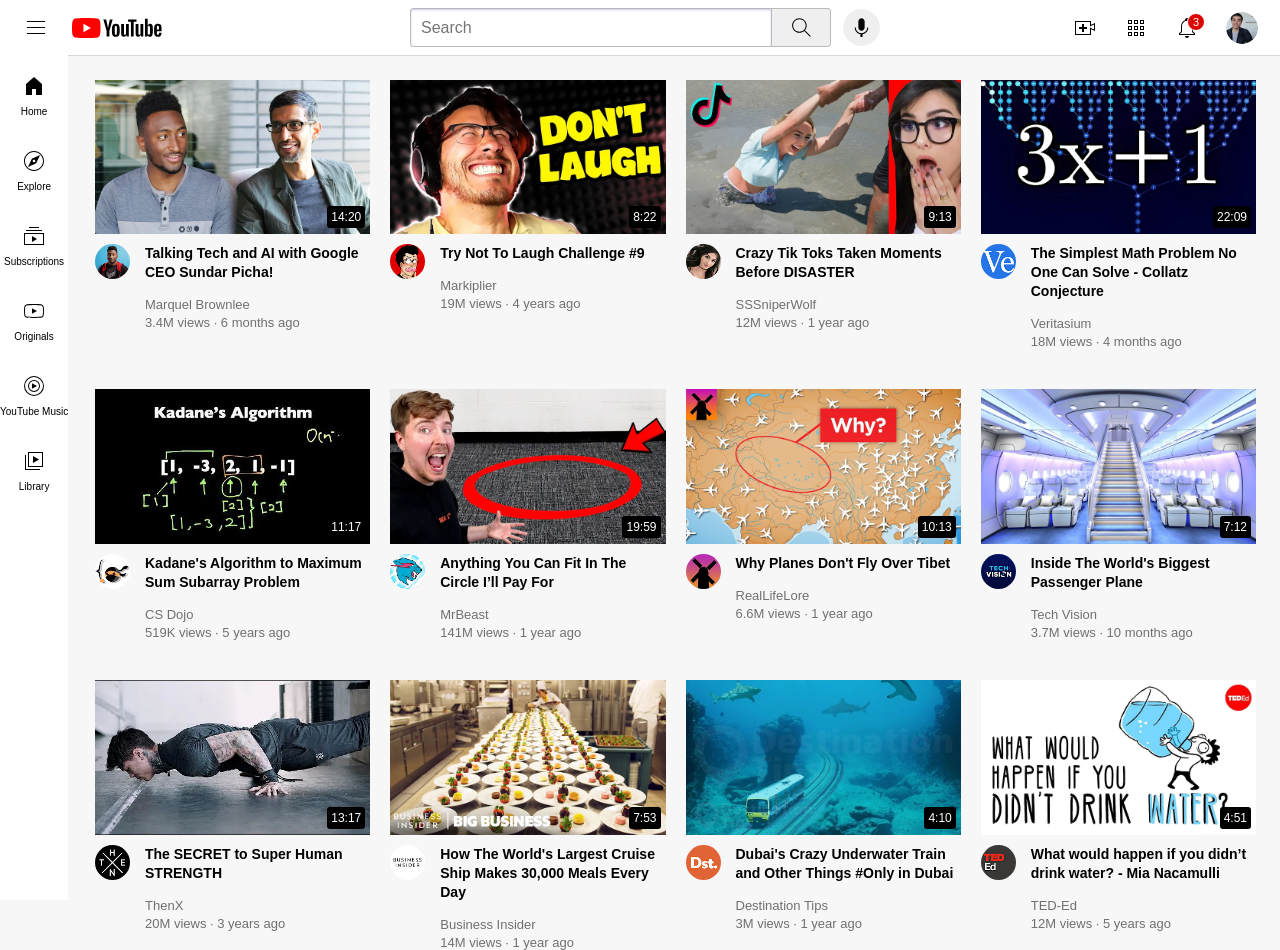
<file: index.html>
<!DOCTYPE html>
<html>
  <head>
    <title>YouTube Clone</title>

    <link rel="preconnect" href="https://fonts.googleapis.com">
    <link rel="preconnect" href="https://fonts.gstatic.com" crossorigin>
    <link href="https://fonts.googleapis.com/css2?family=Roboto+Mono:ital,wght@0,100..700;1,100..700&display=swap" rel="stylesheet">

    <link rel="stylesheet" href="styles/general.css">
    <link rel="stylesheet" href="styles/header.css">
    <link rel="stylesheet" href="styles/video.css">
    <link rel="stylesheet" href="styles/Sidebar.css">

    <meta charset="UTF-8">
    <!-- Make sure this line is present -->
    <meta name="viewport" content="width=device-width, initial-scale=1.0">
  </head>

  <body>
    <header class="header-div">
      <div class="left-section-div">
        <img class="menu" src="Icon/hamburger-menu.svg"> 
        <img class="youtube-logo" src="Icon/youtube-logo.svg">
      </div>

      <div class="middle-section-div">
        <input class="search-bar" type="text" placeholder="Search">

        <button class="search-btn">
          <img class="search" src="Icon/search.svg">
          <div class="tooltip">Search</div>
        </button>
        
        <button class="voice-search-btn">
          <img class="voice-search" src="Icon/voice-search-icon.svg">
          <div class="tooltip">Search with your voice</div>
        </button>
      </div>

      <div class="right-section-div">
        <div class="create-div">
          <img class="upload" src="Icon/upload.svg">
          <div class="tooltip">Create</div>
        </div>

        <div class="youtube-apps-div">
          <img class="youtube-apps" src="Icon/youtube-apps.svg">
          <div class="tooltip">YouTube apps</div>
        </div>

        <div class="notification-div">
          <img class="notifications" src="Icon/notifications.svg">
          <div class="notification-num">3</div>
          <div class="tooltip">Notifications</div>
        </div>

        <img class="my-channel" src="channel-pictures/my-channel.jpeg">
      </div>
    </header>

    <nav class="sidebar">
      <div class="icon-div">
        <img src="Icon/home.svg">
        Home
      </div>
      <div class="icon-div">
        <img src="Icon/explore.svg">
        Explore
      </div>
      <div class="icon-div">
        <img src="Icon/subscriptions.svg">
        Subscriptions
      </div>
      <div class="icon-div">
        <img src="Icon/originals.svg">
        Originals
      </div>
      <div class="icon-div">
        <img src="Icon/youtube-music.svg">
        YouTube Music
      </div>
      <div class="icon-div">
        <img src="Icon/library.svg">
        Library
      </div>
    </nav>
    
    <main>
      <div class="video-grid">
        <div class="video-preview">
          <div class="video-picture">
            <a href="https://www.youtube.com/watch?v=n2RNcPRtAiY">
              <img  class="thumbnail" src="thumbnails/thumbnail-1.webp">
            <div class="video-time">14:20</div>
            </a>
          </div>

          <div class="video-info-grid">
            
            <div class="channel-picture">
              <a href="https://www.youtube.com/c/mkbhd">
                <img class="profile-picture" src="channel-pictures/channel-1 profile pic.jpeg">
              </a>
              <div class="profile-tooltip">
                <div class="profile-picture-tooltip">
                  <img src="channel-pictures/channel-1 profile pic.jpeg">
                </div>
                <div class="stats-tooltip">
                  <p class="name-tooltip">
                  Marquel Brownlee
                  </p>
                  <p class="subs-tooltip">
                    1.5M subscribers
                  </p>
                </div>
              </div>
              
            </div>

            <div class="video-info">
              <a href="
                https://www.youtube.com/watch?v=n2RNcPRtAiY">
                <p class="video-title">
                  Talking Tech and AI with Google CEO Sundar Picha!
                </p>
              </a>
              
              <a href="https://www.youtube.com/c/mkbhd">
                <p class="video-author">
                  Marquel Brownlee
                </p>
              </a>

              <p class="video-stats">
                3.4M views &#183; 6 months ago
              </p>
            </div>
          </div>
        </div>

        <div class="video-preview">
          <div class="video-picture">
            <a href="
              https://www.youtube.com/watch?v=mP0RAo9SKZk">
              <img  class="thumbnail" src="thumbnails/thumbnail-2.webp">
              <div class="video-time">8:22</div>
            </a>
            
          </div>

          <div class="video-info-grid">
            <div class="channel-picture">
              <a href="
                https://www.youtube.com/c/markiplier">
                <img class="profile-picture" src="channel-pictures/channel-2.jpeg">
              </a>
              <div class="profile-tooltip">
                  <div class="profile-picture-tooltip">
                    <img src="channel-pictures/channel-2.jpeg">
                  </div>
                  <div class="stats-tooltip">
                    <p class="name-tooltip">
                      Markiplier
                    </p>
                    <p class="subs-tooltip">
                      1.5M subscribers
                    </p>
                </div>
                </div>
            </div>

            <div class="video-info">
              <a href="
                https://www.youtube.com/watch?v=mP0RAo9SKZk">
                <p class="video-title">
                Try Not To Laugh Challenge #9
                </p>
              </a>
              
              <a href="
                https://www.youtube.com/c/markiplier">
                <p class="video-author">
                Markiplier 
                </p>
              </a>

              <p class="video-stats">
                19M views &#183; 4 years ago
              </p>
            </div>
          </div>  
        </div>

        <div class="video-preview">
          <div class="video-picture">
            <a href="https://www.youtube.com/watch?v=FgjPQQeTh1w">
              <img  class="thumbnail" src="thumbnails/thumbnail-3.webp">
            <div class="video-time">9:13</div>
            </a>
            
          </div>

          <div class="video-info-grid">
            <div class="channel-picture">
              <a href="
                https://www.youtube.com/user/SSSniperWolf">
                <img class="profile-picture" src="channel-pictures/channel-3.jpeg">
              </a>
              
              <div class="profile-tooltip">
                  <div class="profile-picture-tooltip">
                    <img src="channel-pictures/channel-3.jpeg">
                  </div>
                  <div class="stats-tooltip">
                    <p class="name-tooltip">
                      SSSniperWolf
                    </p>
                    <p class="subs-tooltip">
                      1.5M subscribers
                    </p>
                </div>
                </div>
            </div>

            <div class="video-info">
              <a href="
                https://www.youtube.com/watch?v=FgjPQQeTh1w">
                <p class="video-title">
                Crazy Tik Toks Taken Moments Before DISASTER
                </p>
              </a>

              <a href="
                https://www.youtube.com/user/SSSniperWolf">
                <p class="video-author">
                SSSniperWolf
                </p>
              </a>            

              <p class="video-stats">
                12M views &#183; 1 year ago
              </p>
            </div>
          </div>
        </div>

        <div class="video-preview">
          <div class="video-picture">
            <a href="
              https://www.youtube.com/watch?v=094y1Z2wpJg">
              <img  class="thumbnail" src="thumbnails/thumbnail-4.webp">
              <div class="video-time">22:09</div>
            </a>
            
          </div>

          <div class="video-info-grid">
            <div class="channel-picture">
              <img class="profile-picture" src="channel-pictures/channel-4.jpeg">
              <div class="profile-tooltip">
                  <div class="profile-picture-tooltip">
                    <img src="channel-pictures/channel-4.jpeg">
                  </div>
                  <div class="stats-tooltip">
                    <p class="name-tooltip">
                      Veritasium
                    </p>
                    <p class="subs-tooltip">
                      1.5M subscribers
                    </p>
                </div>
                </div>
            </div>

            <div class="video-info">
              <a href="
                https://www.youtube.com/watch?v=094y1Z2wpJg">
                <p class="video-title">        
                  The Simplest Math Problem No One Can Solve - Collatz Conjecture
                </p>
              </a>
              
              <a href="
                https://www.youtube.com/c/veritasium">
                <p class="video-author">
                Veritasium 
                </p>
              </a>            

              <p class="video-stats">
                18M views &#183; 4 months ago
              </p>
            </div>
          </div>  
        </div>   
        
        <div class="video-preview">
          <div class="video-picture">
            <a href="
              https://www.youtube.com/watch?v=86CQq3pKSUw">
              <img  class="thumbnail" src="thumbnails/thumbnail-5.webp">
              <div class="video-time">11:17</div>
            </a>
            
          </div>

          <div class="video-info-grid">
            <div class="channel-picture">
              <a href="
                https://www.youtube.com/c/CSDojo">
                <img class="profile-picture" src="channel-pictures/channel-5.jpeg">
              </a>
              
              <div class="profile-tooltip">
                  <div class="profile-picture-tooltip">
                    <img src="channel-pictures/channel-5.jpeg">
                  </div>
                  <div class="stats-tooltip">
                    <p class="name-tooltip">
                      CS Dojo
                    </p>
                    <p class="subs-tooltip">
                      1.5M subscribers
                    </p>
                </div>
                </div>
            </div>

            <div class="video-info">
              <a href="
                https://www.youtube.com/watch?v=86CQq3pKSUw">
                <p class="video-title">
                  Kadane's Algorithm to Maximum Sum Subarray Problem
                </p>
              </a>
              
              <a href="
                https://www.youtube.com/c/CSDojo">
                <p class="video-author">
                  CS Dojo
                </p>
              </a>

              

              <p class="video-stats">
                519K views &#183; 5 years ago
              </p>
            </div>
          </div>
        </div>

        <div class="video-preview">
          <div class="video-picture">
            <a href="
              https://www.youtube.com/watch?v=yXWw0_UfSFg">
              <img  class="thumbnail" src="thumbnails/thumbnail-6.webp">
              <div class="video-time">19:59</div>
            </a>
            
          </div>

          <div class="video-info-grid">
            <div class="channel-picture">
              <a href="
                https://www.youtube.com/channel/UCX6OQ3DkcsbYNE6H8uQQuVA">
                <img class="profile-picture" src="channel-pictures/channel-6.jpeg">
              </a>
              
              <div class="profile-tooltip">
                  <div class="profile-picture-tooltip">
                    <img src="channel-pictures/channel-6.jpeg">
                  </div>
                  <div class="stats-tooltip">
                    <p class="name-tooltip">
                      MrBeast
                    </p>
                    <p class="subs-tooltip">
                      1.5M subscribers
                    </p>
                </div>
                </div>
            </div>

            <div class="video-info">
              <a href="
                https://www.youtube.com/watch?v=yXWw0_UfSFg">
                <p class="video-title">
                Anything You Can Fit In The Circle I’ll Pay For
                </p>
              </a>
              
              <a href="
                https://www.youtube.com/channel/UCX6OQ3DkcsbYNE6H8uQQuVA">
                <p class="video-author">
                  MrBeast
                </p>
              </a>
              

              <p class="video-stats">
                141M views &#183; 1 year ago
              </p>
            </div>
          </div>  
        </div>

        <div class="video-preview">
          <div class="video-picture">
            <a href="
              https://www.youtube.com/watch?v=fNVa1qMbF9Y">
              <img  class="thumbnail" src="thumbnails/thumbnail-7.webp">
              <div class="video-time">10:13</div>
            </a>          
          </div>

          <div class="video-info-grid">
            <div class="channel-picture">
              <a href="
                https://www.youtube.com/channel/UCP5tjEmvPItGyLhmjdwP7Ww">
                <img class="profile-picture" src="channel-pictures/channel-7.jpeg">
              </a>
              
              <div class="profile-tooltip">
                  <div class="profile-picture-tooltip">
                    <img src="channel-pictures/channel-7.jpeg">
                  </div>
                  <div class="stats-tooltip">
                    <p class="name-tooltip">
                      RealLifeLore
                    </p>
                    <p class="subs-tooltip">
                      1.5M subscribers
                    </p>
                </div>
                </div>
            </div>

            <div class="video-info">
              <a href="
                https://www.youtube.com/watch?v=fNVa1qMbF9Y">
                <p class="video-title">
                Why Planes Don't Fly Over Tibet
                </p>
              </a>
              
              <a href="
                https://www.youtube.com/channel/UCP5tjEmvPItGyLhmjdwP7Ww">
                <p class="video-author">
                RealLifeLore
                </p>
              </a>           

              <p class="video-stats">
                6.6M views &#183; 1 year ago
              </p>
            </div>
          </div>  
        </div>
        
        <div class="video-preview">
          <div class="video-picture">
            <a href="
              https://www.youtube.com/watch?v=lFm4EM1juls">
              <img  class="thumbnail" src="thumbnails/thumbnail-8.webp">
              <div class="video-time">7:12</div>
            </a>
            
          </div>

          <div class="video-info-grid">
            <div class="channel-picture">
              <img class="profile-picture" src="channel-pictures/channel-8.jpeg">
              <div class="profile-tooltip">
                  <div class="profile-picture-tooltip">
                    <img src="channel-pictures/channel-8.jpeg">
                  </div>
                  <div class="stats-tooltip">
                    <p class="name-tooltip">
                      Tech Vision
                    </p>
                    <p class="subs-tooltip">
                      1.5M subscribers
                    </p>
                </div>
                </div>
            </div>

            <div class="video-info">
              <a href="
                https://www.youtube.com/watch?v=lFm4EM1juls">
                <p class="video-title">
                Inside The World's Biggest Passenger Plane
                </p>
              </a>
              
              <a href="
                https://www.youtube.com/channel/UCHAK6CyegY22Zj2GWrcaIxg">
                <p class="video-author">
                Tech Vision
                </p>
              </a>            

              <p class="video-stats">
                3.7M views &#183; 10 months ago
              </p>
            </div>
          </div>  
        </div>

        <div class="video-preview">
          <div class="video-picture">
            <a href="
              https://www.youtube.com/watch?v=ixmxOlcrlUc">
              <img  class="thumbnail" src="thumbnails/thumbnail-9.webp">
              <div class="video-time">13:17</div>
            </a>
            
          </div>

          <div class="video-info-grid">
            <div class="channel-picture">
              <a href="
                https://www.youtube.com/c/OFFICIALTHENXSTUDIOS">
                <img class="profile-picture" src="channel-pictures/channel-9.jpeg">
              </a>
              
              <div class="profile-tooltip">
                  <div class="profile-picture-tooltip">
                    <img src="channel-pictures/channel-9.jpeg">
                  </div>
                  <div class="stats-tooltip">
                    <p class="name-tooltip">
                      ThenX
                    </p>
                    <p class="subs-tooltip">
                      1.5M subscribers
                    </p>
                </div>
                </div>
            </div>

            <div class="video-info">
              <a href="
                https://www.youtube.com/watch?v=ixmxOlcrlUc">
                <p class="video-title">
                The SECRET to Super Human STRENGTH
                </p>
              </a>
              
              <a href="
                https://www.youtube.com/c/OFFICIALTHENXSTUDIOS">
                <p class="video-author">
                ThenX
                </p>
              </a>            

              <p class="video-stats">
                20M views &#183; 3 years ago
              </p>
            </div>
          </div>  
        </div>

        <div class="video-preview">
          <div class="video-picture">
            <a href="
              https://www.youtube.com/watch?v=R2vXbFp5C9o">
              <img  class="thumbnail" src="thumbnails/thumbnail-10.webp">
              <div class="video-time">7:53</div>
            </a>          
          </div>

          <div class="video-info-grid">
            <div class="channel-picture">
              <a href="
                https://www.youtube.com/user/businessinsider">
                <img class="profile-picture" src="channel-pictures/channel-10.jpeg">
              </a>
              
              <div class="profile-tooltip">
                  <div class="profile-picture-tooltip">
                    <img src="channel-pictures/channel-10.jpeg">
                  </div>
                  <div class="stats-tooltip">
                    <p class="name-tooltip">
                      Business Insider
                    </p>
                    <p class="subs-tooltip">
                      1.5M subscribers
                    </p>
                </div>
                </div>
            </div>

            <div class="video-info">
              <a href="https://www.youtube.com/watch?v=R2vXbFp5C9o">
                <p class="video-title">
                How The World's Largest Cruise Ship Makes 30,000 Meals Every Day
                </p>
              </a>    
              
              <a href="
                https://www.youtube.com/user/businessinsider">
                <p class="video-author">
                Business Insider
                </p>
              </a>

              

              <p class="video-stats">
                14M views &#183; 1 year ago
              </p>
            </div>
          </div>  
        </div>

        <div class="video-preview">
          <div class="video-picture">
            <a href="
              https://www.youtube.com/watch?v=0nZuYyXET3s">
              <img  class="thumbnail" src="thumbnails/thumbnail-11.webp">
              <div class="video-time">4:10</div>
            </a>
            
          </div>

          <div class="video-info-grid">
            <div class="channel-picture">
              <a href="
                https://www.youtube.com/c/Destinationtips">
                <img class="profile-picture" src="channel-pictures/channel-11.jpeg">
              </a>
              
              <div class="profile-tooltip">
                <div class="profile-picture-tooltip">
                  <img src="channel-pictures/channel-11.jpeg">
                </div>
                <div class="stats-tooltip">
                  <p class="name-tooltip">
                    Destination Tips
                  </p>
                  <p class="subs-tooltip">
                    1.5M subscribers
                  </p>
                </div>
              </div>
            </div>

            <div class="video-info">
              <a href="
                https://www.youtube.com/watch?v=0nZuYyXET3s">
                <p class="video-title">
                Dubai's Crazy Underwater Train and Other Things #Only in Dubai
                </p>
              </a>

              <a href="https://www.youtube.com/c/Destinationtips">
                <p class="video-author">
                Destination Tips
                </p>
              </a>

              

              <p class="video-stats">
                3M views &#183; 1 year ago
              </p>
            </div>
          </div>  
        </div>

        <div class="video-preview">
        <div class="video-picture">
          <a href="
            https://www.youtube.com/watch?v=9iMGFqMmUFs">
            <img  class="thumbnail" src="thumbnails/thumbnail-12.webp">
            <div class="video-time">4:51</div>
          </a>
          
        </div>

        <div class="video-info-grid">
          <div class="channel-picture">
            <a href="https://www.youtube.com/teded">
              <img class="profile-picture" src="channel-pictures/channel-12.jpeg">
            </a>            
            <div class="profile-tooltip">
                <div class="profile-picture-tooltip">
                  <img src="channel-pictures/channel-12.jpeg">
                </div>
                <div class="stats-tooltip">
                  <p class="name-tooltip">
                    TED-Ed
                  </p>
                  <p class="subs-tooltip">
                    1.5M subscribers
                  </p>
               </div>
              </div>
          </div>

          <div class="video-info">
            <a href="
              https://www.youtube.com/watch?v=9iMGFqMmUFs">
              <p class="video-title">
              What would happen if you didn’t drink water? - Mia Nacamulli
              </p>
            </a>

            <a href="https://www.youtube.com/teded">
              <p class="video-author">
                TED-Ed
              </p>
            </a>

            <p class="video-stats">
              12M views &#183; 5 years ago
            </p>
          </div>
        </div>  
        </div>
      </div>
    </main>  
  </body>
</html>
</file>
<file: styles/general.css>
body {
  margin: 0;
  padding: 80px 24px 0 95px;
  background-color: rgb(248, 247, 247);
}

p {
  font-family: roboto, arial;
  margin-bottom: 0;
  margin-top: 0;
}

a {
  text-decoration: none;
  color: black;
}

@media (max-width:500px) {
  body {
    padding-left: 24px;
  }
  
}
</file>
<file: styles/header.css>
.header-div {
  display: flex;
  flex-direction: row;
  height: 55px;
  justify-content: space-between;
  position: fixed;
  z-index: 10;
  top: 0;
  left: 0;
  right: 0;
  background-color: white;
  border-bottom-width: 1px;
  border-bottom-style: solid;
  border-bottom-color: rgb(216, 215, 215);
}

.left-section-div {
  margin-right: 85px;
  display: flex;
  align-items: center;
}

.menu {
  height: 24px;
  margin-left: 24px;  
  margin-right: 24px;
  cursor: pointer;
}

.youtube-logo {
  height: 20px;
  cursor: pointer;
}

.middle-section-div {
  flex: 1;
  display: flex;
  align-items: center;
  max-width: 470px;
}

.search-bar {
  height: 35px;
  border: 1px solid rgb(187, 186, 186);
  box-shadow: inset 0px 1px 2px rgba(75, 75, 206, 0.3);
  padding-left: 10px;
  font-size: 16px;
  border-top-left-radius: 3px;
  border-bottom-left-radius: 3px;
  display: flex;
  flex: 1;
  width: 0;
}

.search-btn {
  height: 39px;
  width: 60px;
  cursor: pointer;
  background-color: rgba(96, 96, 96, 0.1);
  border: 1px solid rgb(187, 186, 186);
  border-top-right-radius: 3px;
  border-bottom-right-radius: 3px;
  margin-left: -1px;
  position: relative;
  display: flex;
  justify-content: center;
  align-items: center;
}

.search {
  height: 25px;
}

.voice-search-btn {
  height: 37px;
  width: 37px;
  cursor: pointer;
  background-color: rgba(96, 96, 96, 0.1);
  border: none;
  border-radius: 21px;
  margin-left: 12px;
  position: relative;
  display: flex;
  justify-content: center;
  align-items: center; 
}

.voice-search {
  height: 25px;  
}

.create-div,
.youtube-apps-div, 
.notification-div {
  display: flex;
  align-items: center;
  justify-content: center;
  position: relative;
}

.right-section-div {
  width: 207px;
  margin-left: 30px;
  display: flex;
  align-items: center;
  justify-content: space-between;
  flex-shrink: 0;
}

.upload, 
.youtube-apps, 
.notifications {
  height: 24px;
  cursor: pointer;
}

.notification-num {
  background-color: rgb(219, 4, 4);
  color: white;
  font-size: 11px;
  font-family: sans-serif;
  height: 16px;
  width: 16px;
  border: 1px solid white;
  border-radius: 9px;
  position: absolute;
  top: -3px;
  right: -6px;
  display: flex;
  align-items: center;
  justify-content: center;
  cursor: pointer;
}

.my-channel {
  height: 32px;
  cursor: pointer;
  border-radius: 16px;
  margin-right: 22px;
}

.tooltip {
  font-family: sans-serif;
  font-size: 13px;
  position: absolute;
  background-color: rgba(95, 95, 214, 0.8);
  color: white;
  padding: 6px 5px 6px 5px;
  border-radius: 2px;
  bottom: -46px; 
  pointer-events: none;
  white-space: nowrap;
  opacity: 0;
}

.search-btn:hover .tooltip, 
.voice-search-btn:hover .tooltip, 
.create-div:hover .tooltip,
.youtube-apps-div:hover .tooltip,
.notification-div:hover .tooltip {
  opacity: 1;
}
</file>
<file: styles/video.css>
.video-grid {
  display: grid;
  grid-template-columns: 1fr 1fr 1fr;
  column-gap: 20px;
  row-gap: 40px;
}

.video-picture {
  margin-bottom: 6px;
  position: relative;
}

.thumbnail {
  width: 100%; 
  cursor: pointer;
}

.video-time {
  background-color: black;
  font-family: sans-serif;
  font-size: 12px;
  padding: 4px;
  border-radius: 3px;
  color: white;
  position: absolute;
  bottom: 10px;
  right: 5px;
}

.video-info-grid {
  display: grid;
  grid-template-columns: 50px 1fr;
}

.profile-picture {
  width: 35px;
  border-radius: 30px;
}

.video-title {
  font-size: 14px;
  margin-bottom: 13px;
  font-weight: 550;
  line-height: 19px;
  cursor: pointer;
}

.video-author {
  color: rgb(112, 112, 112);
  font-size: 13px;
  margin-bottom: 3px;
  cursor: pointer;
  display: inline-block;
}

.video-stats {
  color: rgb(112, 112, 112);
  font-size: 13px;
}

.profile-tooltip {
  position: absolute;
  background-color: white;
  box-shadow: 5px 0px 6px rgba(0, 0, 0, 0.2);
  border-radius: 5px;
  padding: 7px;
  display: flex;
  top: 42px;
  opacity: 0;
  white-space: nowrap;
  pointer-events: none;
}

.channel-picture {
  position: relative;
  cursor: pointer;
}

.channel-picture:hover .profile-tooltip {
  opacity: 1;
}

.profile-picture-tooltip {
  display: flex;
  align-items: center;
}

.stats-tooltip {
  display: flex;
  flex-direction: column;
  justify-content: center;
  margin-left: 10px;
}

.profile-tooltip img {
  width: 40px;
  border-radius: 35px;
}

.profile-tooltip p {
  font-family: sans-serif;
  line-height: 20px;
}

.name-tooltip {
  font-weight: bold;
  font-size: 14px;
}

.subs-tooltip {
  color: rgb(112, 112, 112);
  font-size: 12px;
}

@media (max-width: 500px) {
  .video-grid {
  grid-template-columns: 1fr;
  }
}

@media (min-width: 501px) and (max-width: 750px) {
  .video-grid {
  grid-template-columns: 1fr 1fr;
  }
}

@media (min-width: 751px) and (max-width: 999px) {
  .video-grid {
  grid-template-columns: 1fr 1fr 1fr;
  }
}

@media (min-width: 1000px) and (max-width: 1370px) {
  .video-grid {
  grid-template-columns: 1fr 1fr 1fr 1fr;
  }
}

@media (min-width: 1371px) {
  .video-grid {
  grid-template-columns: 1fr 1fr 1fr 1fr 1fr;
  }
}
</file>
<file: styles/Sidebar.css>
.sidebar {
  position: fixed;
  background-color: white;
  border-top-style: solid;
  border-top-color: white;
  z-index: 20;
}

.icon-div {
  font-family: sans-serif;
  font-size: 10px;
  display: flex;
  flex-direction: column;
  align-items: center;
  justify-content: center;
  height: 75px;
  cursor: pointer;
}

.icon-div:hover {
  background-color: rgb(230, 227, 227);
}

.sidebar img {
  height: 24px;
  margin-bottom: 8px;
}

@media (max-width:500px) {
  .sidebar {
    background-color: white;
    position: fixed;
    bottom: 0;
    left: 0;
    right: 0;
    height: 70px;
    display: flex;
    justify-content: space-between;
    padding-left: 10px;
    padding-right: 10px;
  }
  
  .sidebar img {
    margin: 0;    
  }
}

@media (min-width:501px) and (max-width:1370px) {
  .sidebar {
  left: 0;
  bottom: 0;
  top: 55px;
  }
}
</file>
